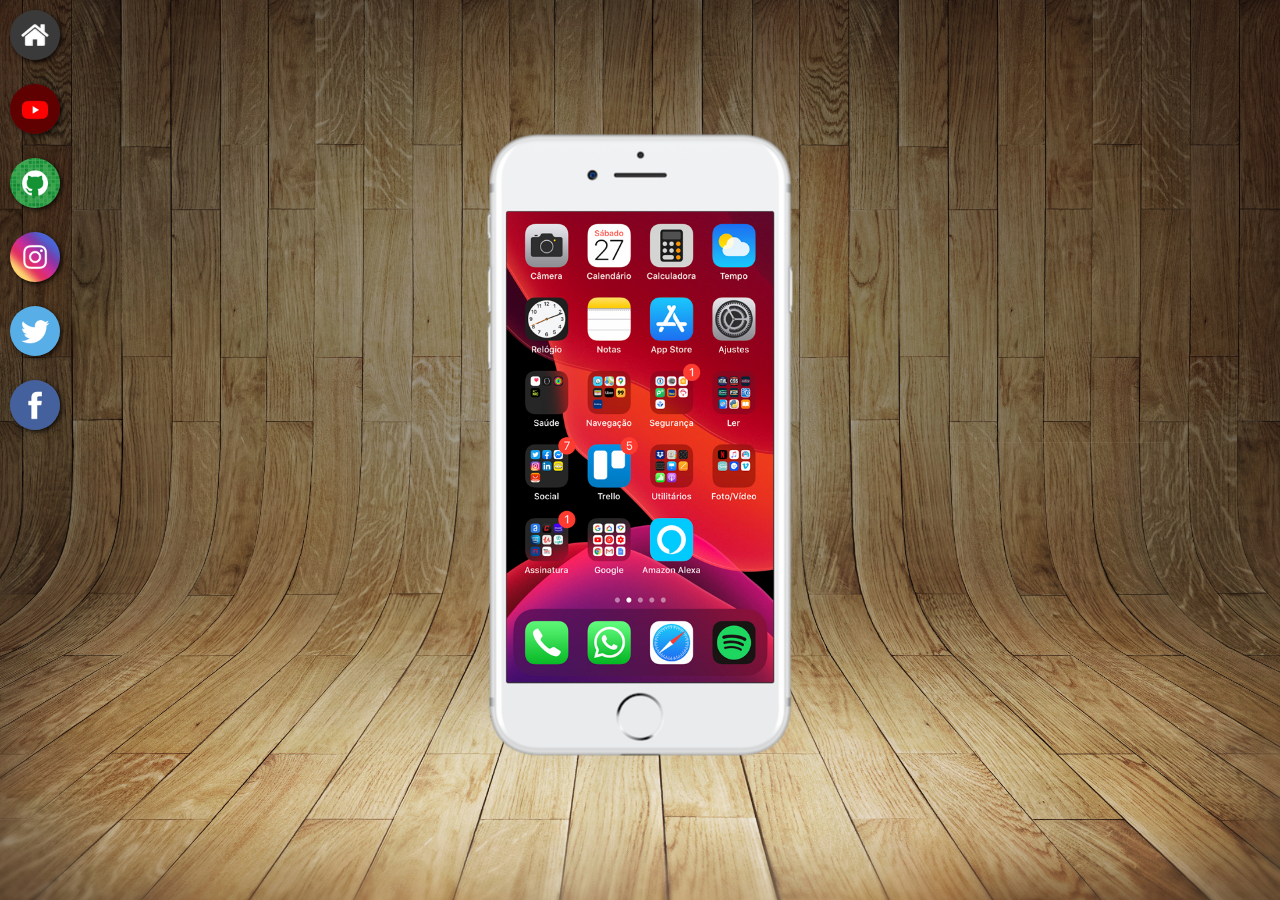
<file: index.html>
<!DOCTYPE html>
<html lang="pt-br">
<head>
    <meta charset="UTF-8">
    <meta name="viewport" content="width=device-width, initial-scale=1.0">
    <link rel="shortcut icon" href="._favicon.ico" type="image/x-icon">
    <link rel="stylesheet" href="estilos/style.css">
    <title>Projeto de redes sociais</title>
</head>
<body>
    <main>
        <section id="telefone">
            <iframe src="home.html" name="tela" id="tela" frameborder="0"></iframe>
        </section>
        <section id="redes-sociais">
           <a href="home.html" target="tela"><img src="imagens/logo-home.jpg" alt="Home"></a><br>
           <a href="youtube.html" target="tela"><img src="imagens/logo-youtube.jpg" alt="Youtube"></a><br>
           <a href="github.html" target="tela"><img src="imagens/logo-github.jpg" alt="GitHub"></a><br>
           <a href="instagram.html" target="tela"><img src="imagens/logo-instagram.jpg" alt="Instagram"></a><br>
           <a href="twitter.html" target="tela"><img src="imagens/logo-twitter.jpg" alt="Twitter"></a><br>
           <a href="facebook.html" target="tela"><img src="imagens/logo-facebook.jpg" alt="Facebook"></a><br>
        </section>
    </main>
</body>
</html>
</file>
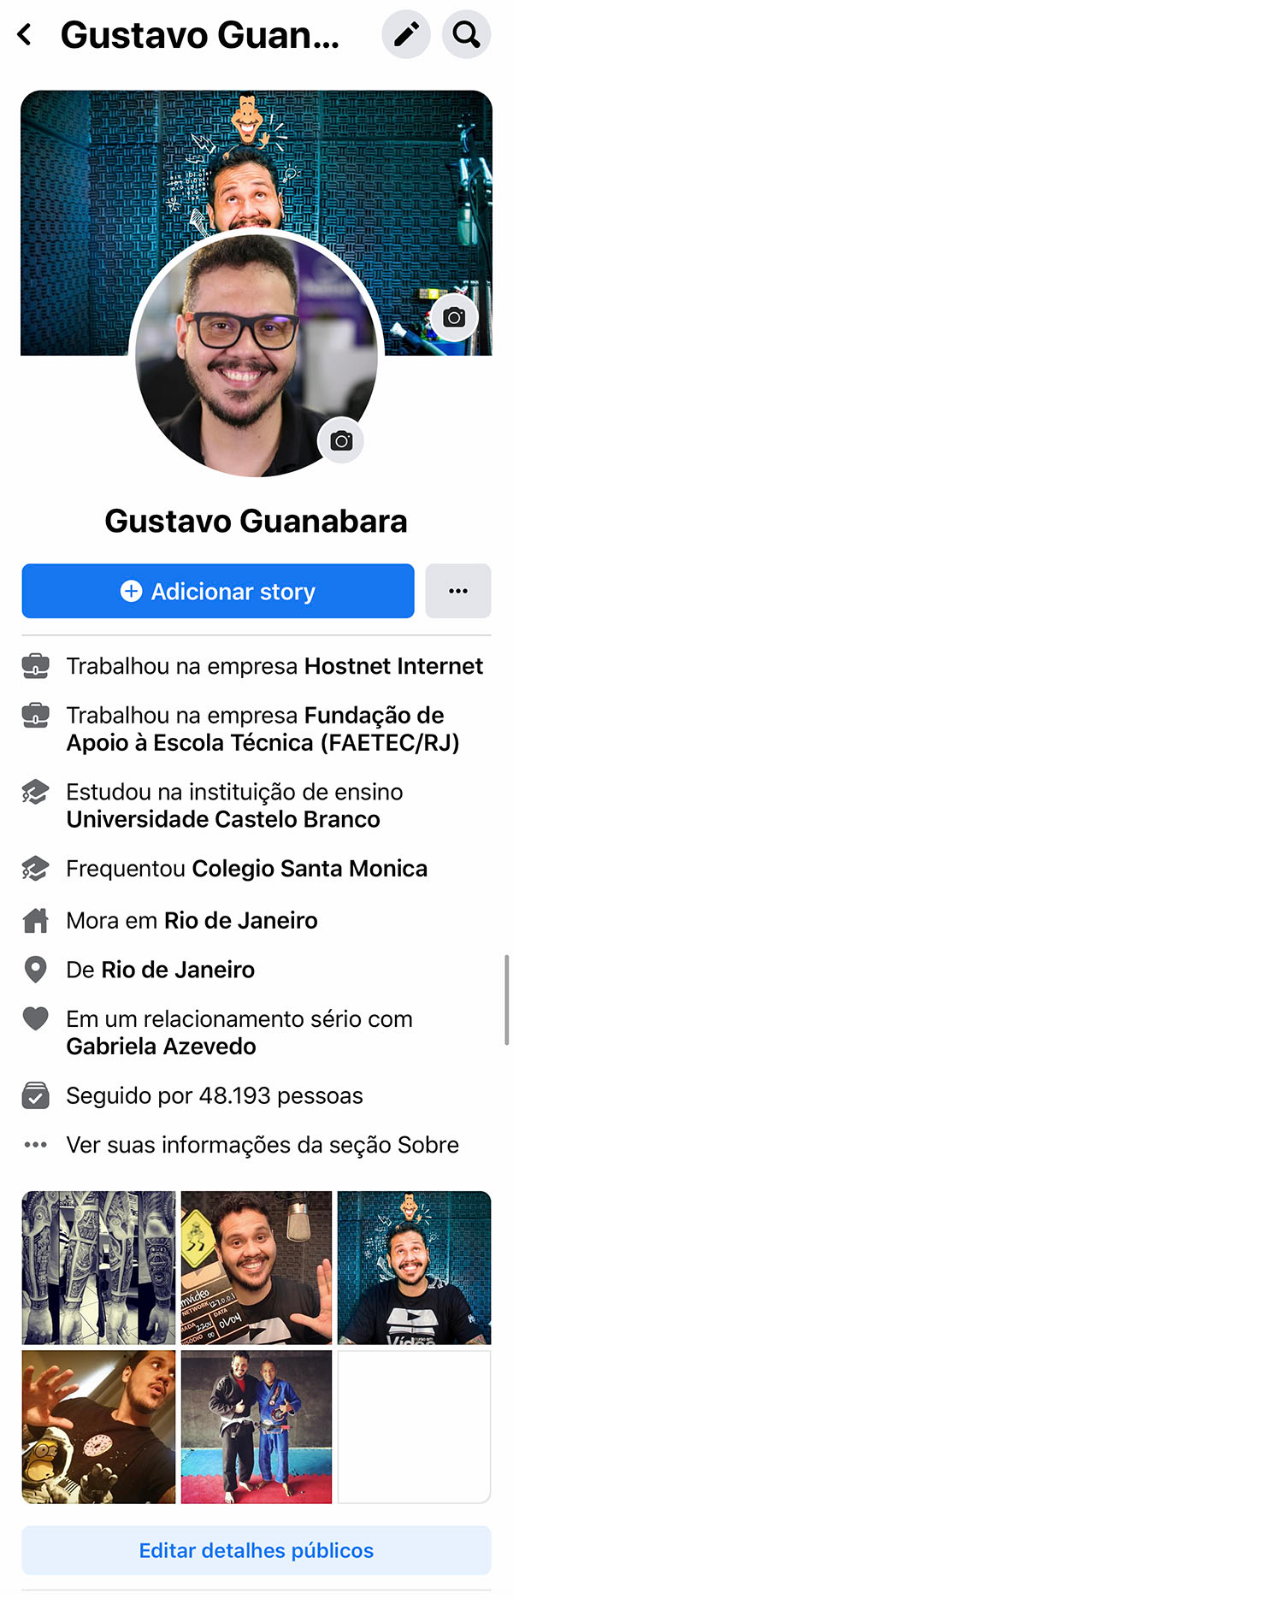
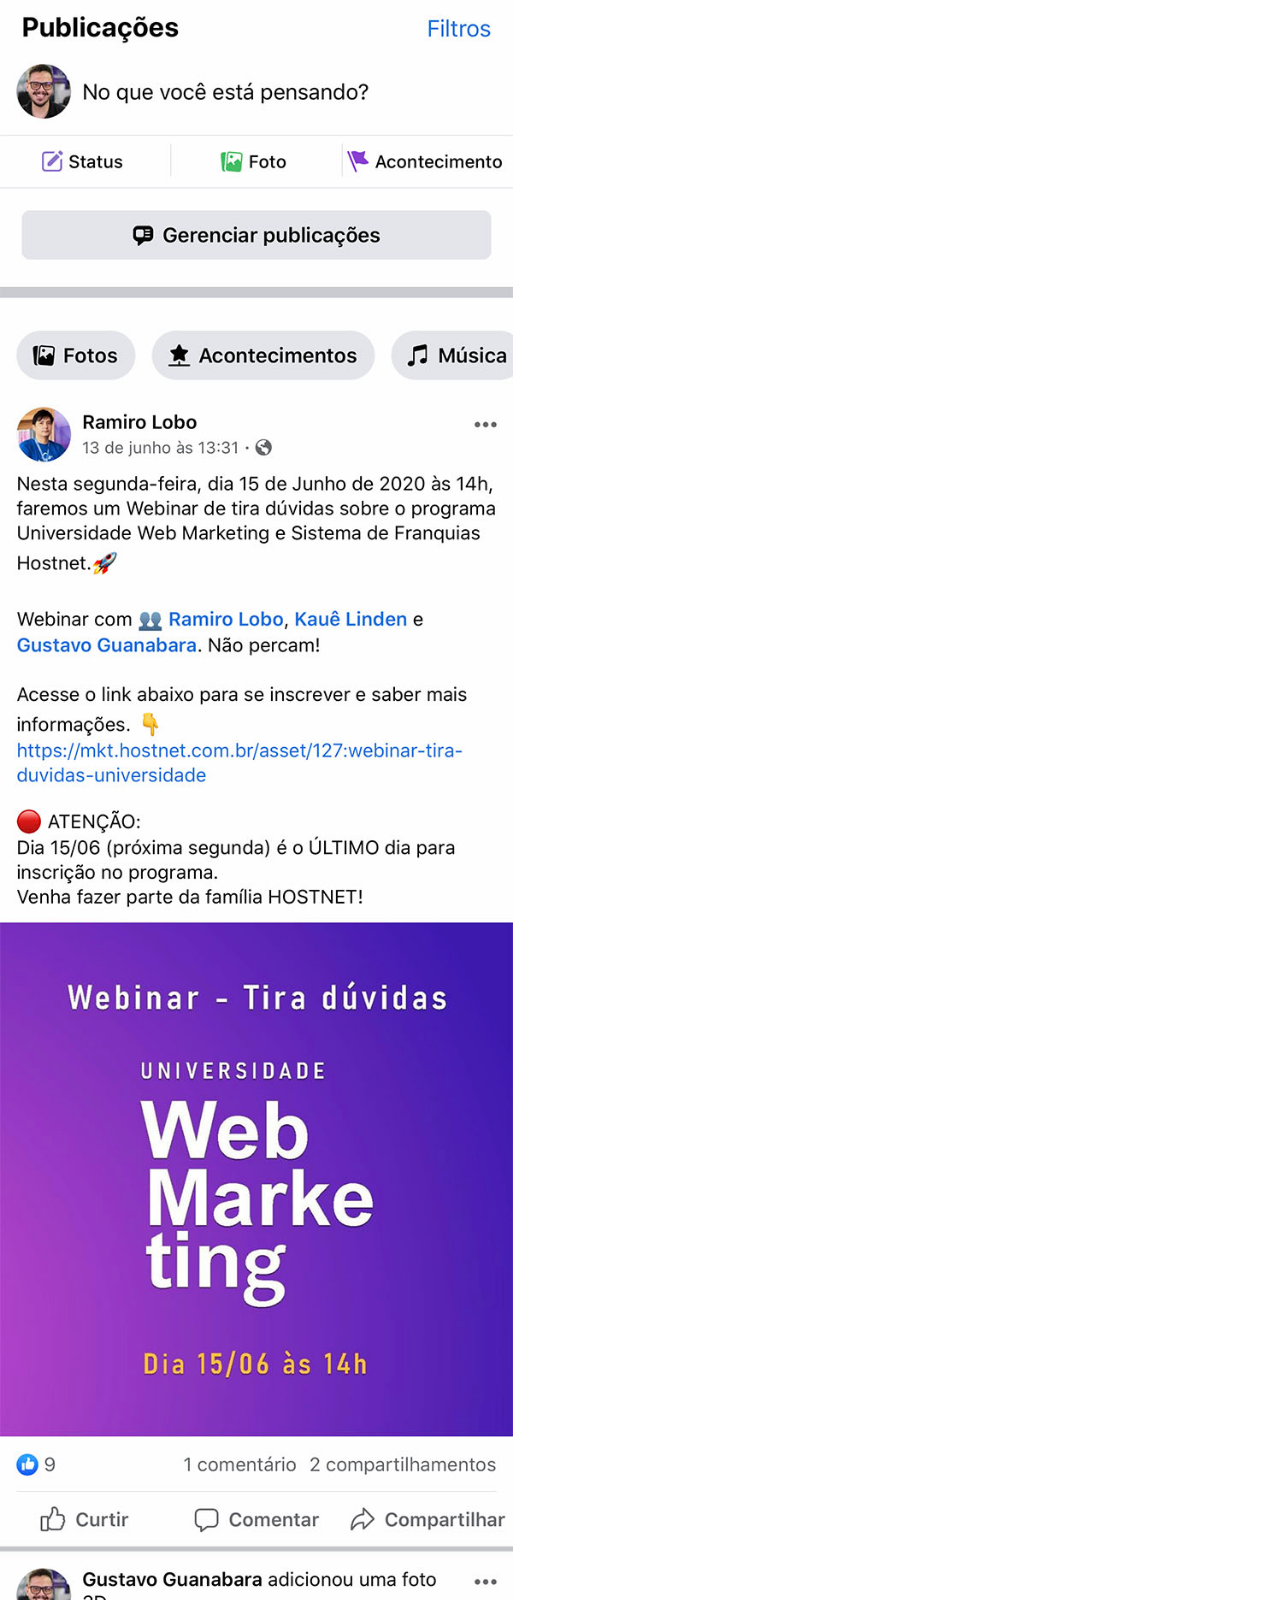
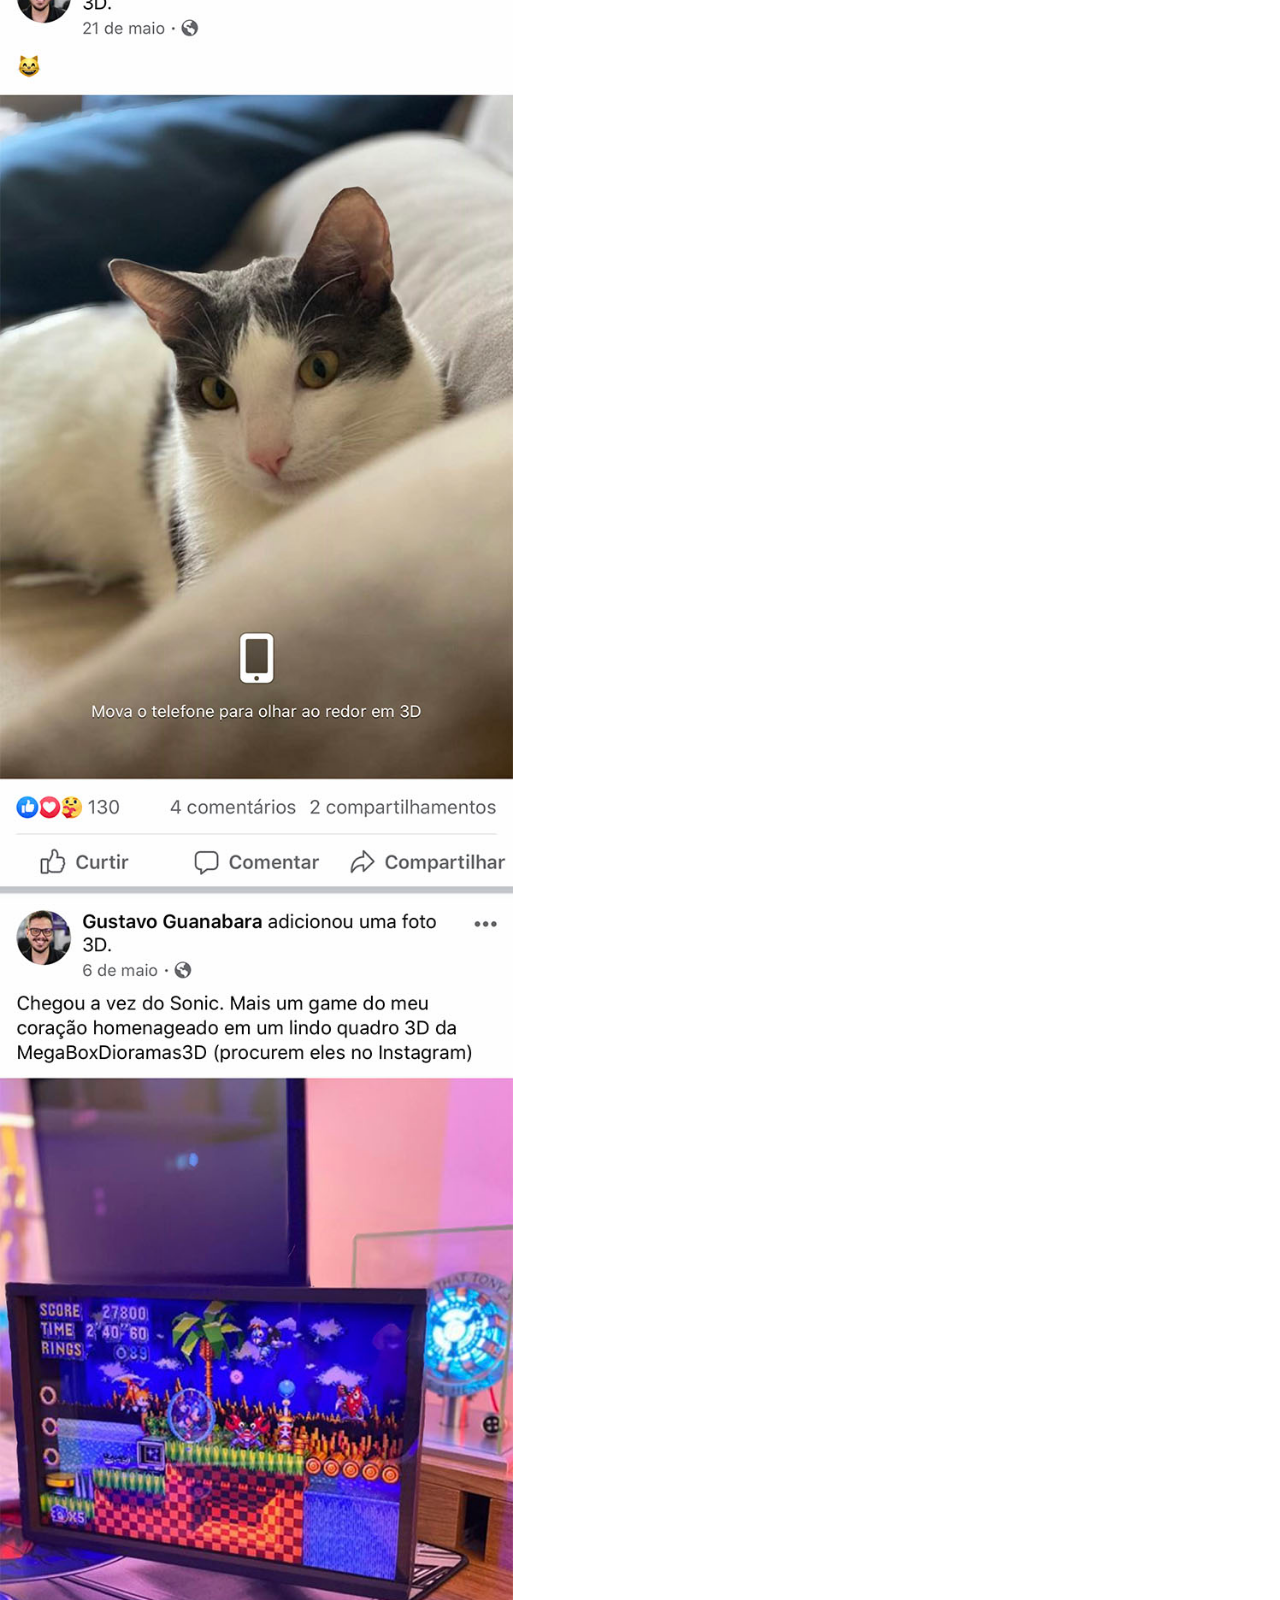
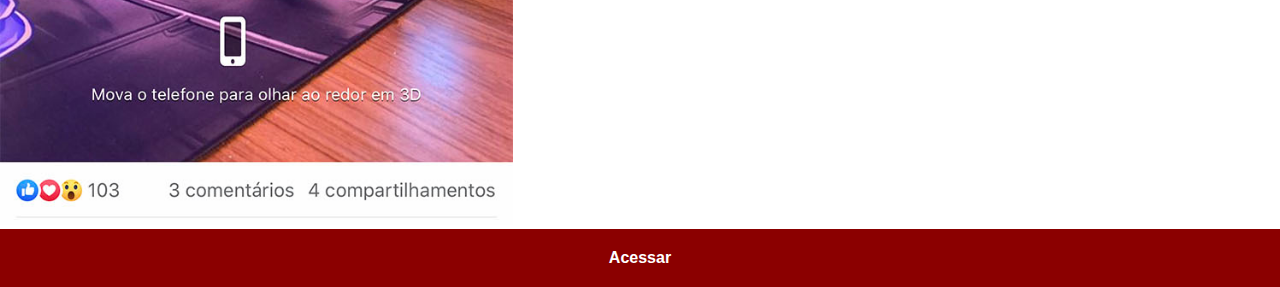
<file: facebook.html>
<!DOCTYPE html>
<html lang="pt-br">
<head>
    <meta charset="UTF-8">
    <meta name="viewport" content="width=device-width, initial-scale=1.0">
    <title>Facebook</title>
    <link rel="stylesheet" href="estilos/social.css">
    <style>
        img {
            width: 57vh;
        }
    </style>
</head>
<body>
    <img src="imagens/tela-facebook.jpg" alt="Facebook">
    <a href="https://www.facebook.com/gustavoguanabara/?locale=pt_BR" target="_blank">Acessar</a>
</body>
</html>
</file>
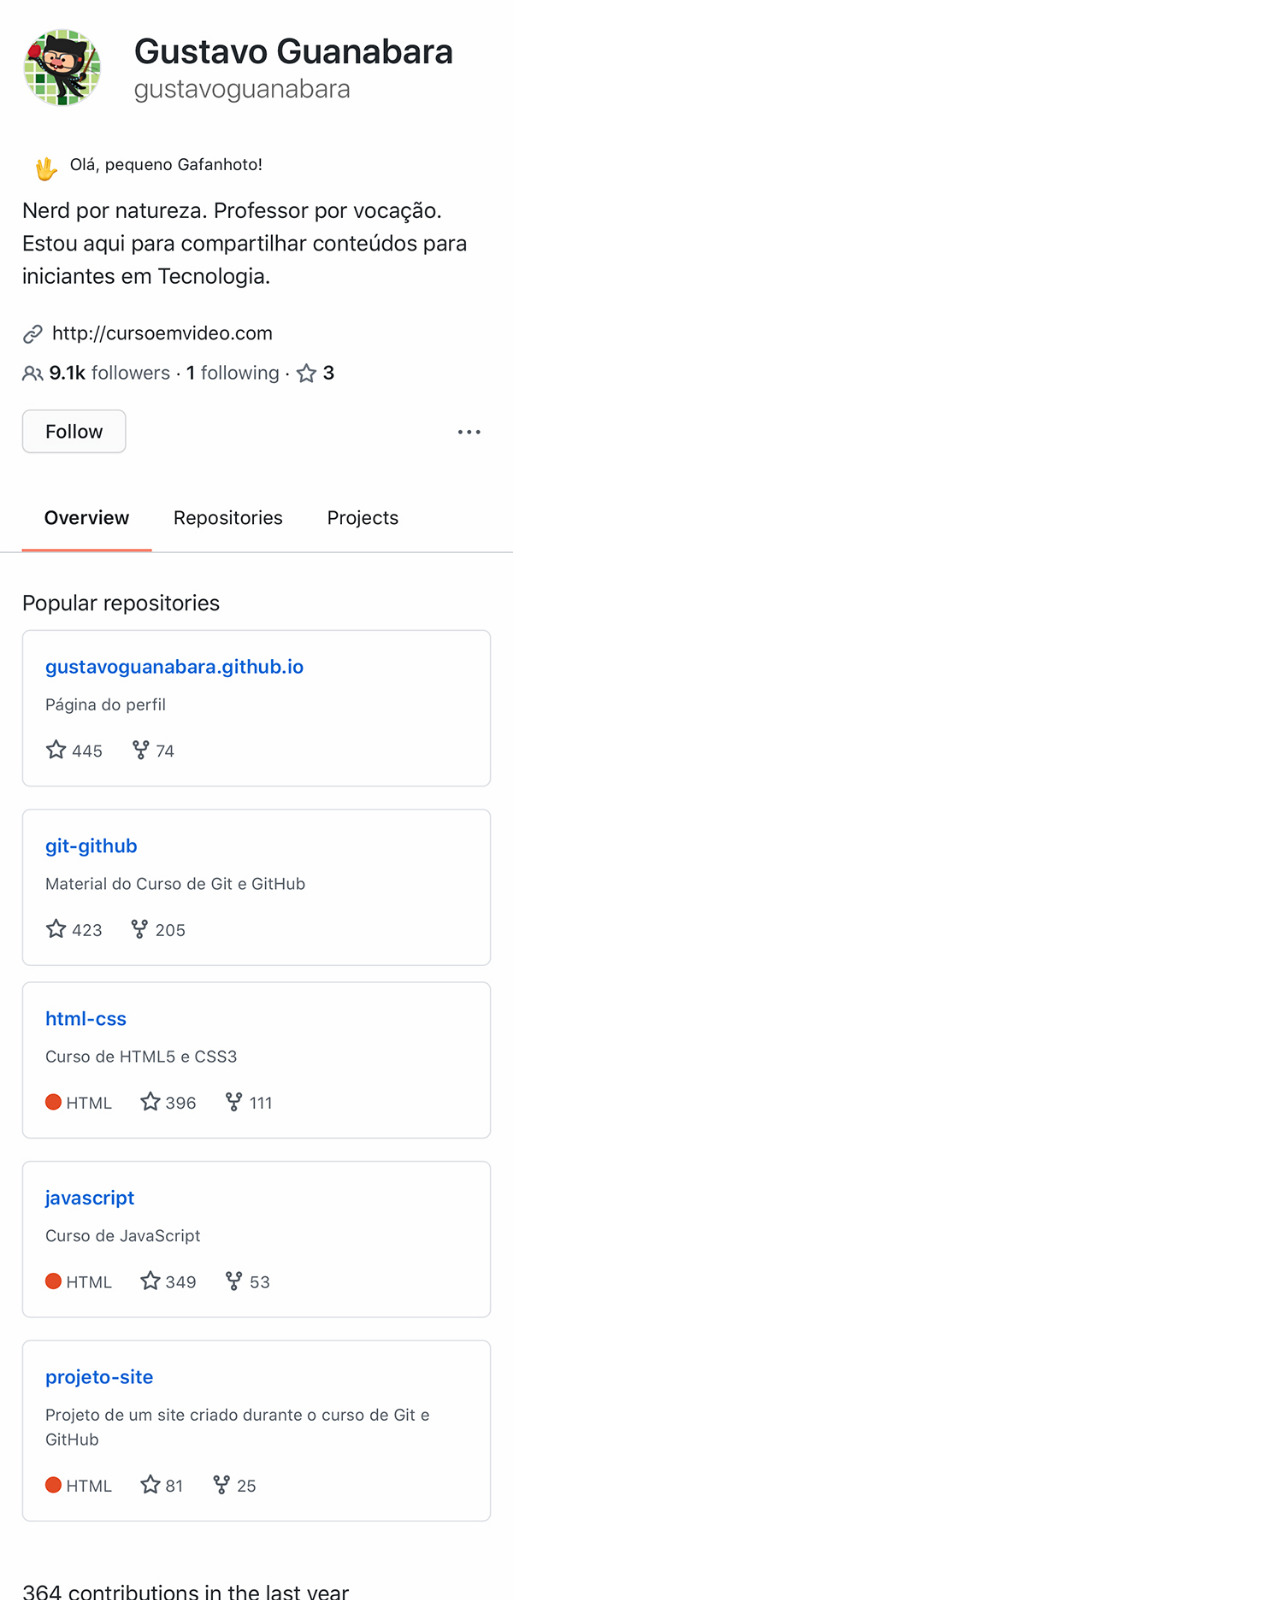
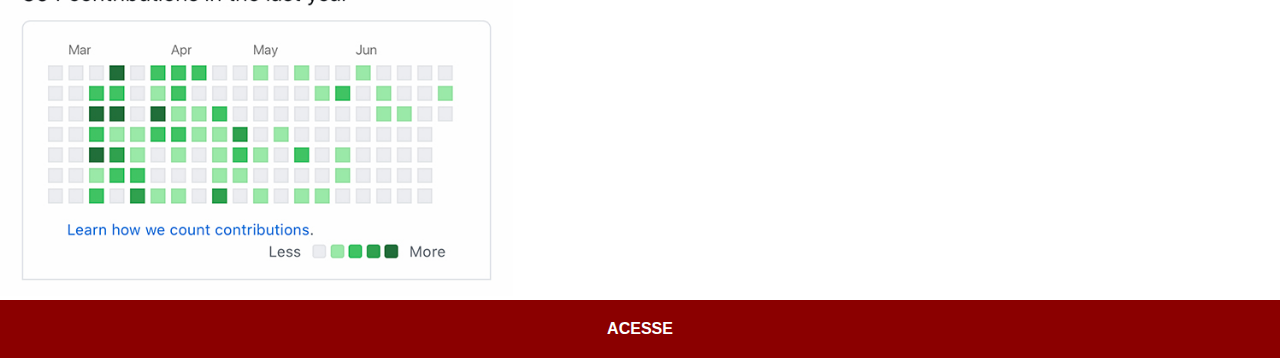
<file: github.html>
<!DOCTYPE html>
<html lang="pt-br">
<head>
    <meta charset="UTF-8">
    <meta name="viewport" content="width=device-width, initial-scale=1.0">
    <title>GitHub</title>
    <link rel="stylesheet" href="estilos/social.css">
    <style>
        img {
            width: 57vh;
        }
    </style>
</head>
<body>
    <img src="imagens/tela-github.jpg" alt="GitHub">
    <a href="https://github.com/gustavoguanabara" target="_blank">ACESSE</a>
</body>
</html>
</file>
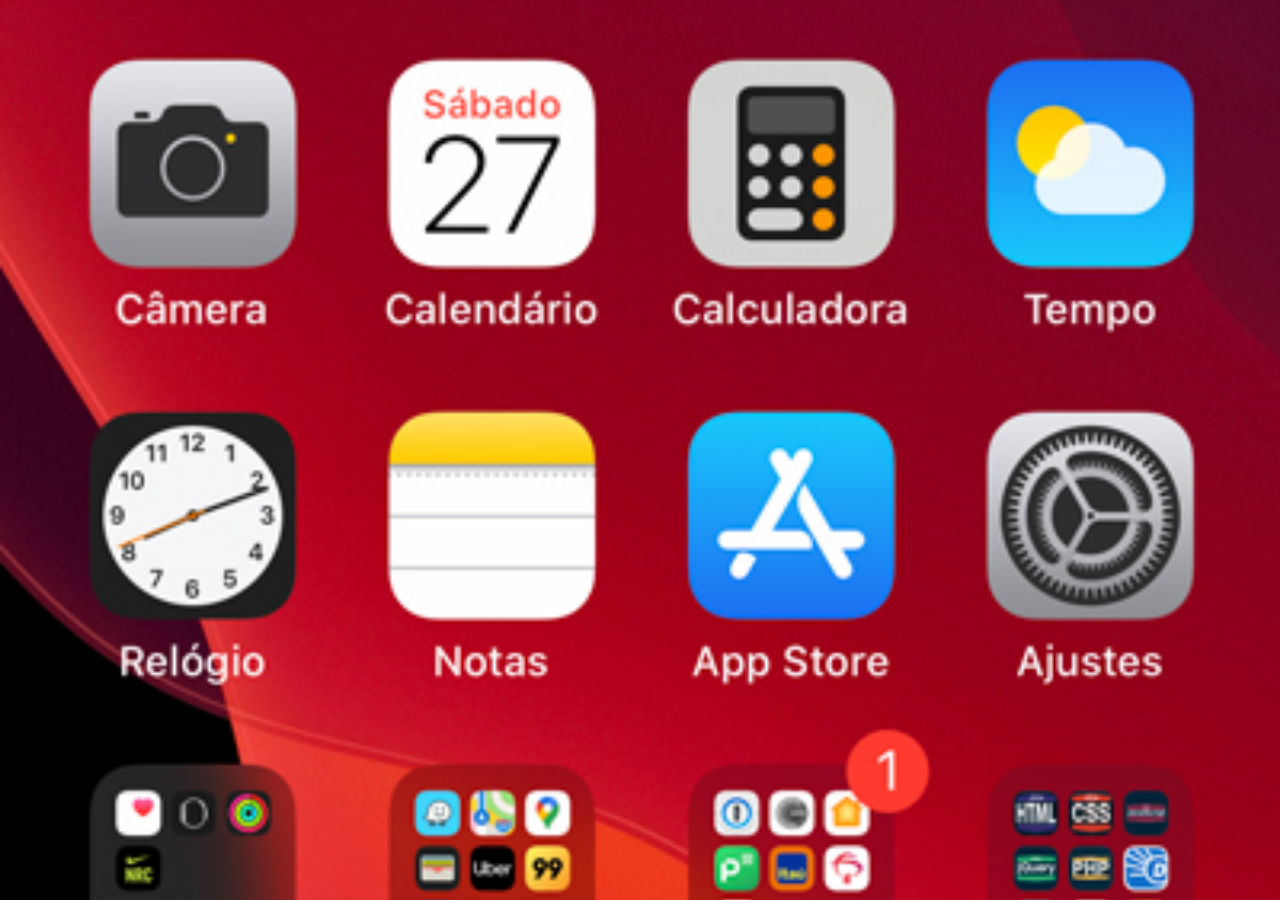
<file: home.html>
<!DOCTYPE html>
<html lang="pt-br">
<head>
    <meta charset="UTF-8">
    <meta name="viewport" content="width=device-width, initial-scale=1.0">
    <title>Home</title>
</head>
<style>
    * {
        margin: 0px;
        padding: 0px;
    }

    body {
        height: 90vh;
        width: 53vh;
        background: black url('imagens/tela-home.jpg') no-repeat top center;
        background-size: cover;
    }
</style>
<body>
    
</body>
</html>
</file>
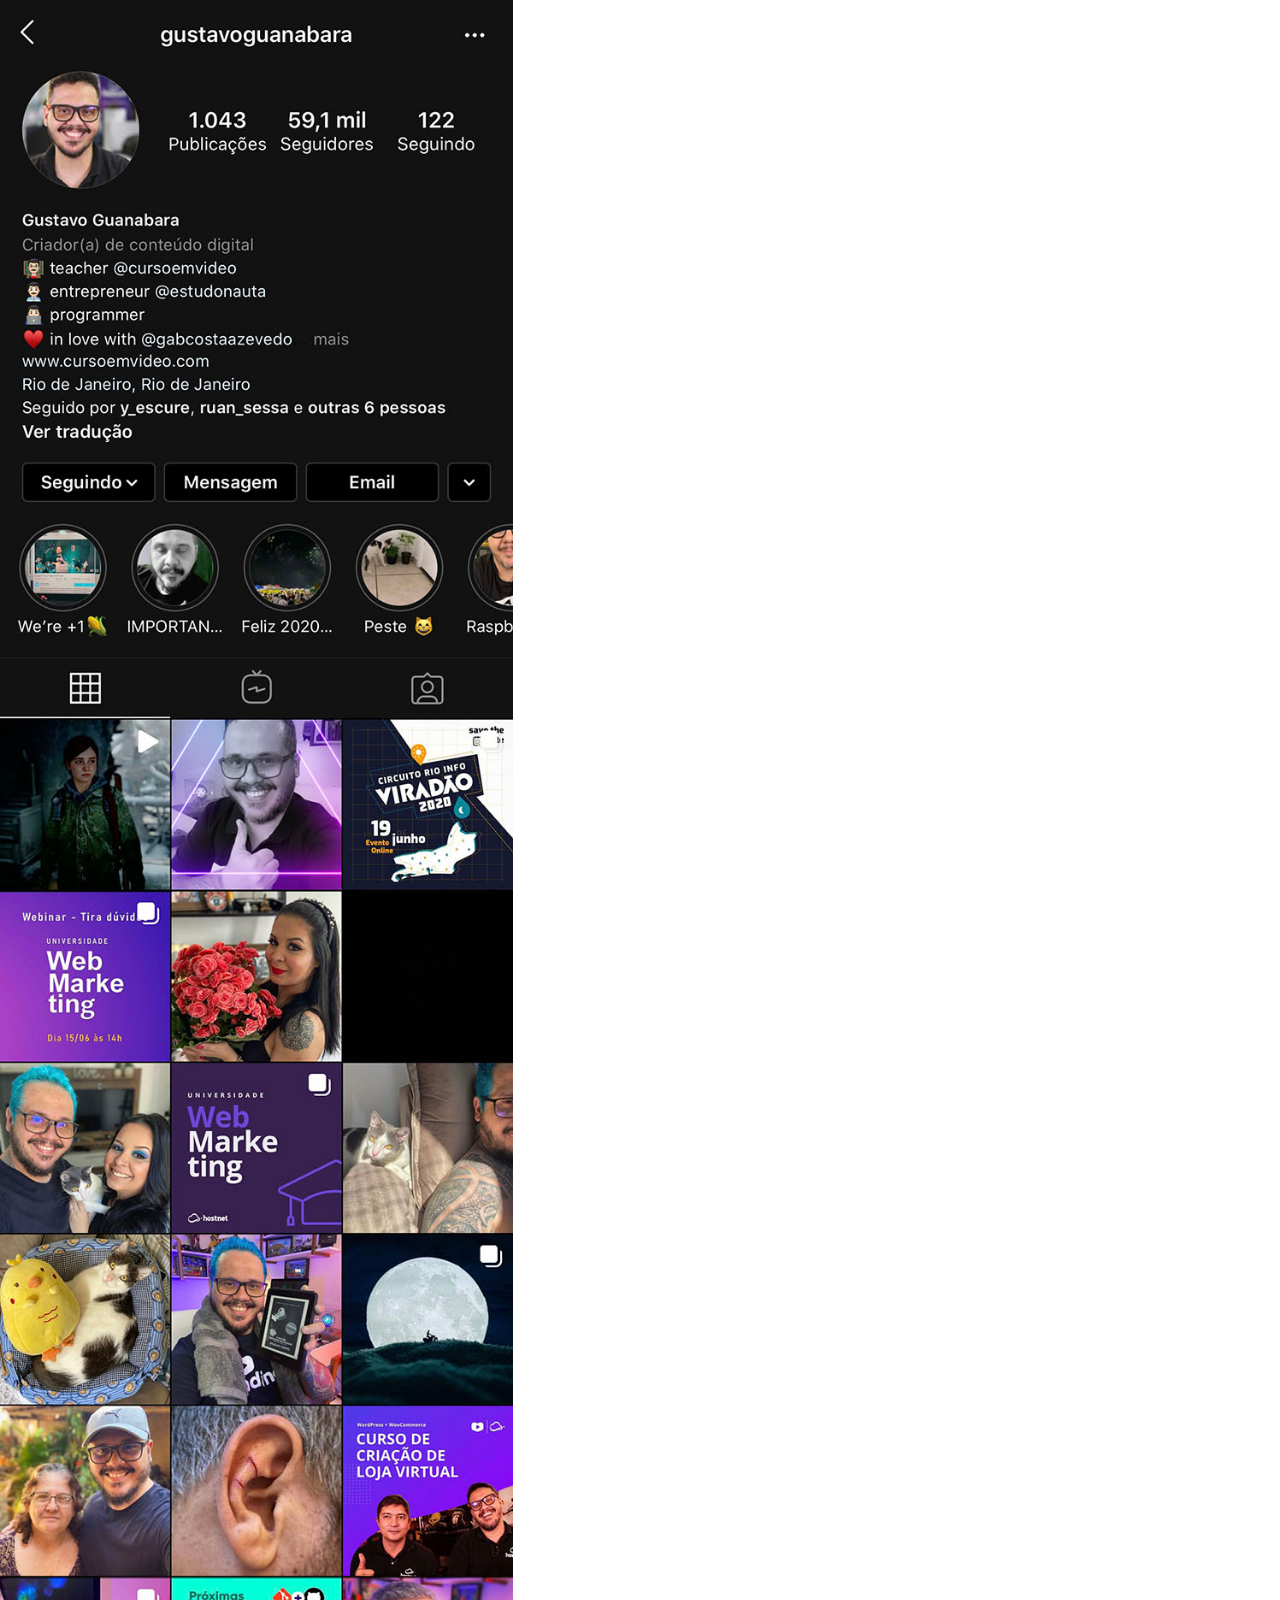
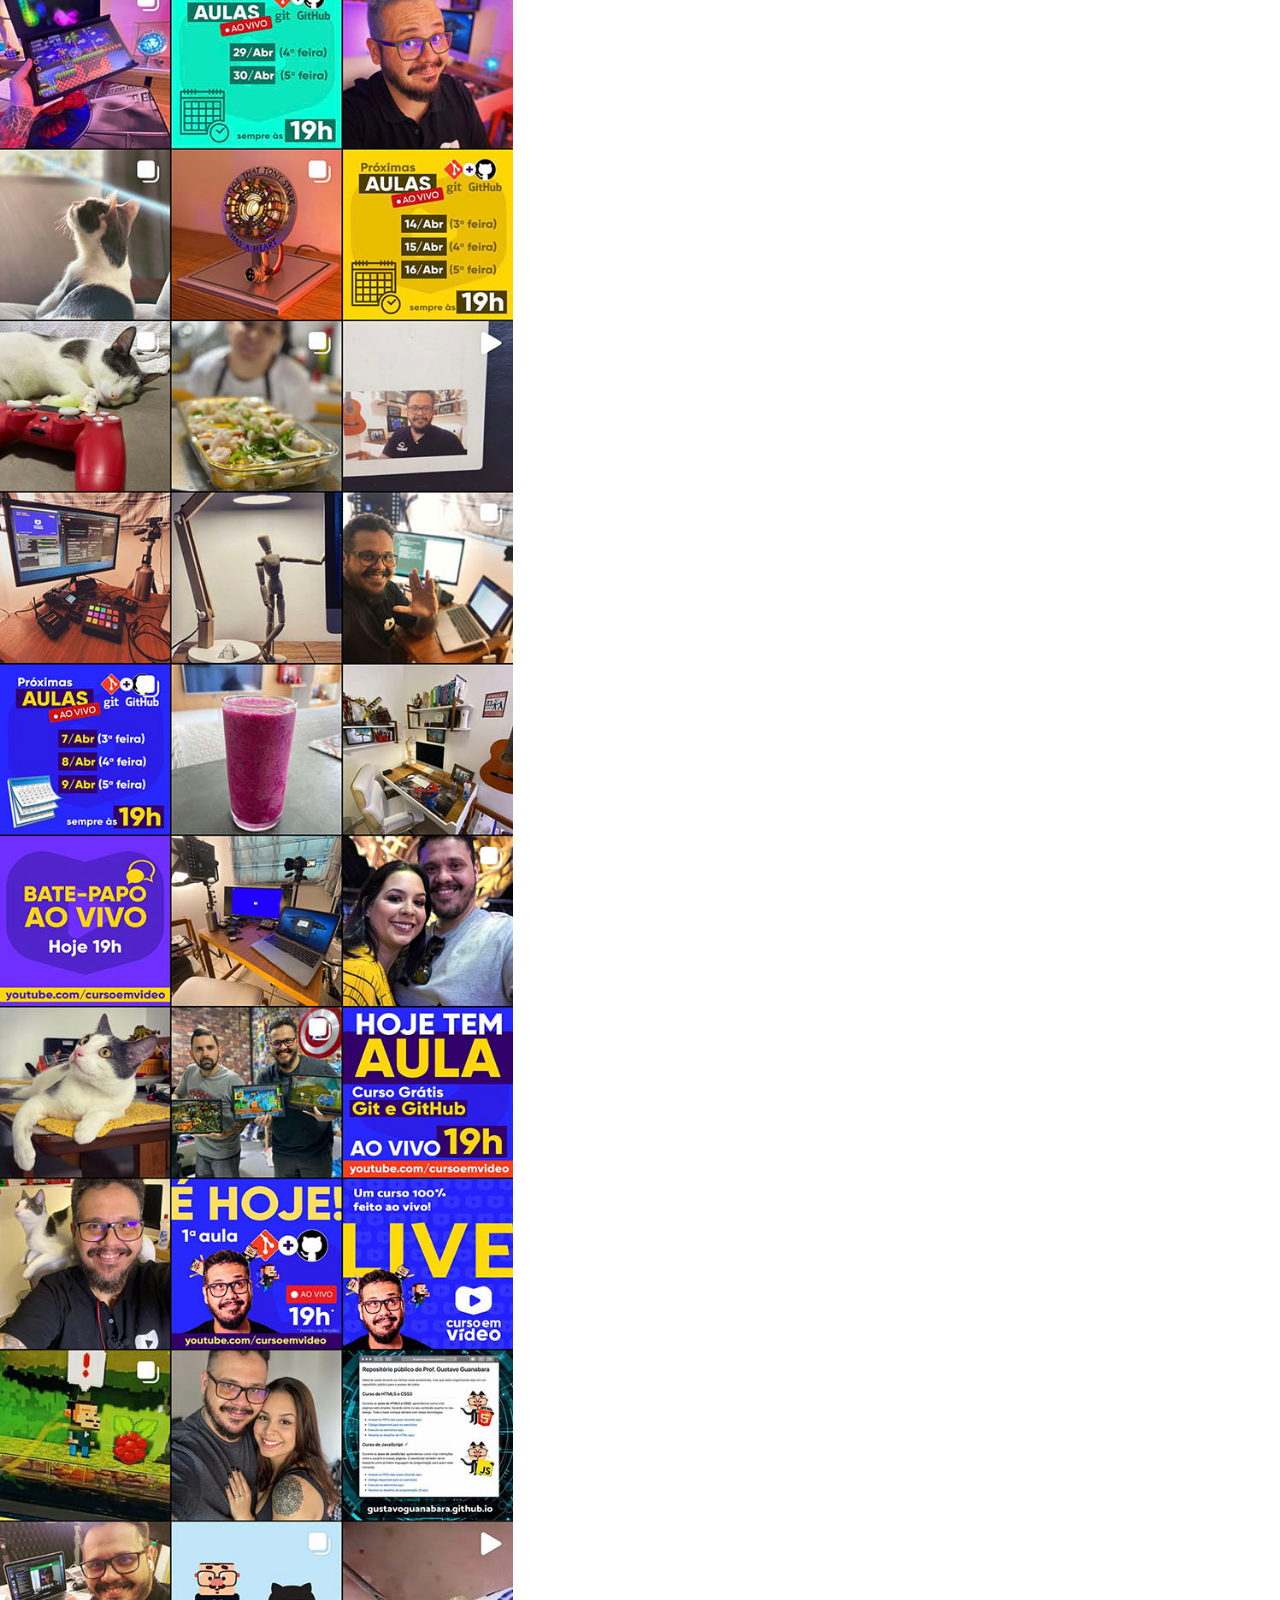
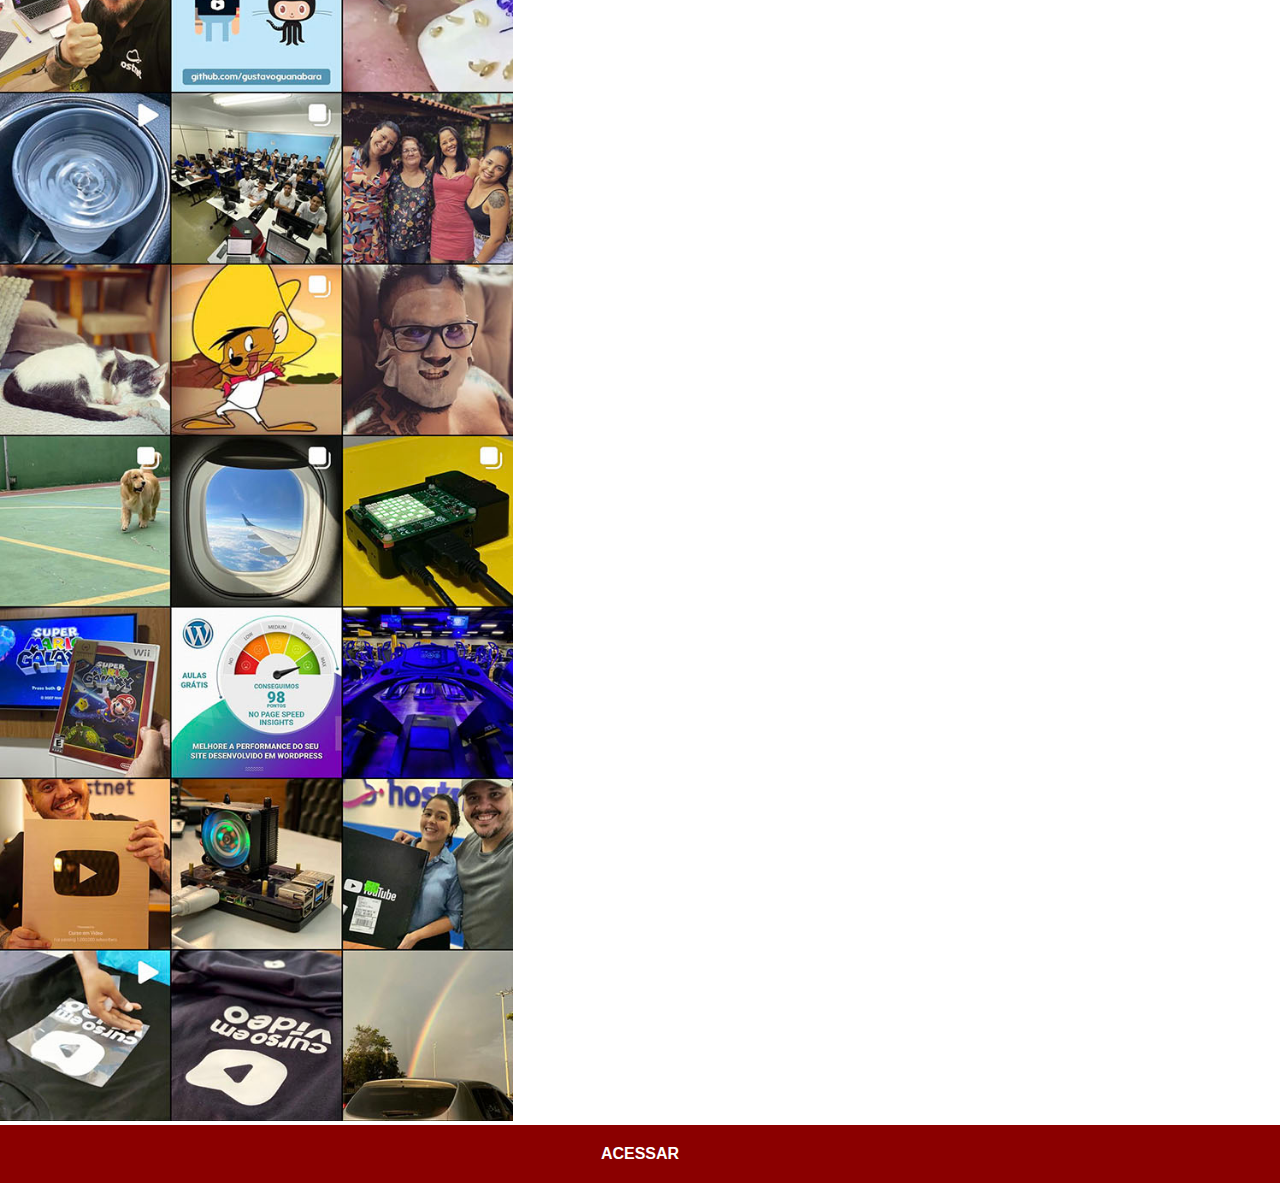
<file: instagram.html>
<!DOCTYPE html>
<html lang="pt-br">
<head>
    <meta charset="UTF-8">
    <meta name="viewport" content="width=device-width, initial-scale=1.0">
    <title>Instagram</title>
    <link rel="stylesheet" href="estilos/social.css">
    <style>
        img {
            width: 57vh;
        }
    </style>
</head>
<body>
    <img src="imagens/tela-instagram.jpg" alt="Instagram">
    <a href="https://www.instagram.com/gustavoguanabara/" target="_blank">ACESSAR</a>
</body>
</html>
</file>
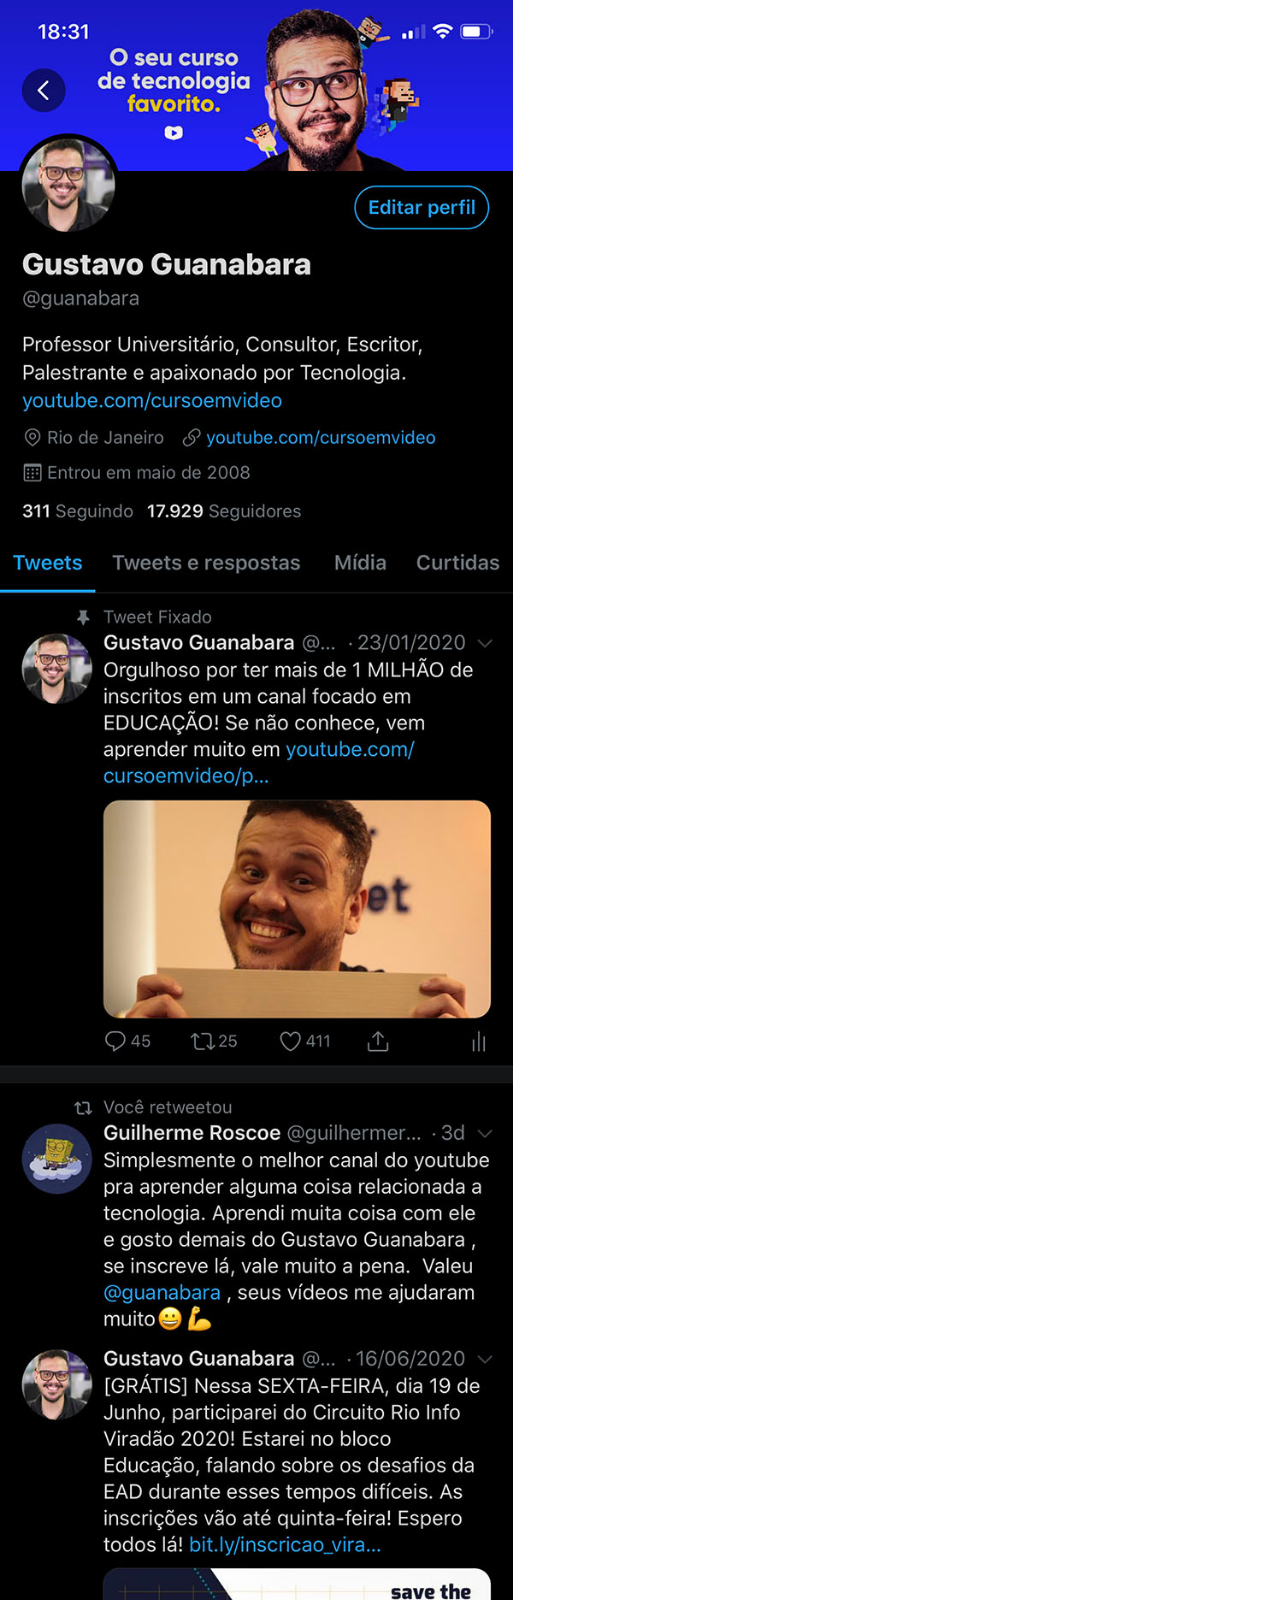
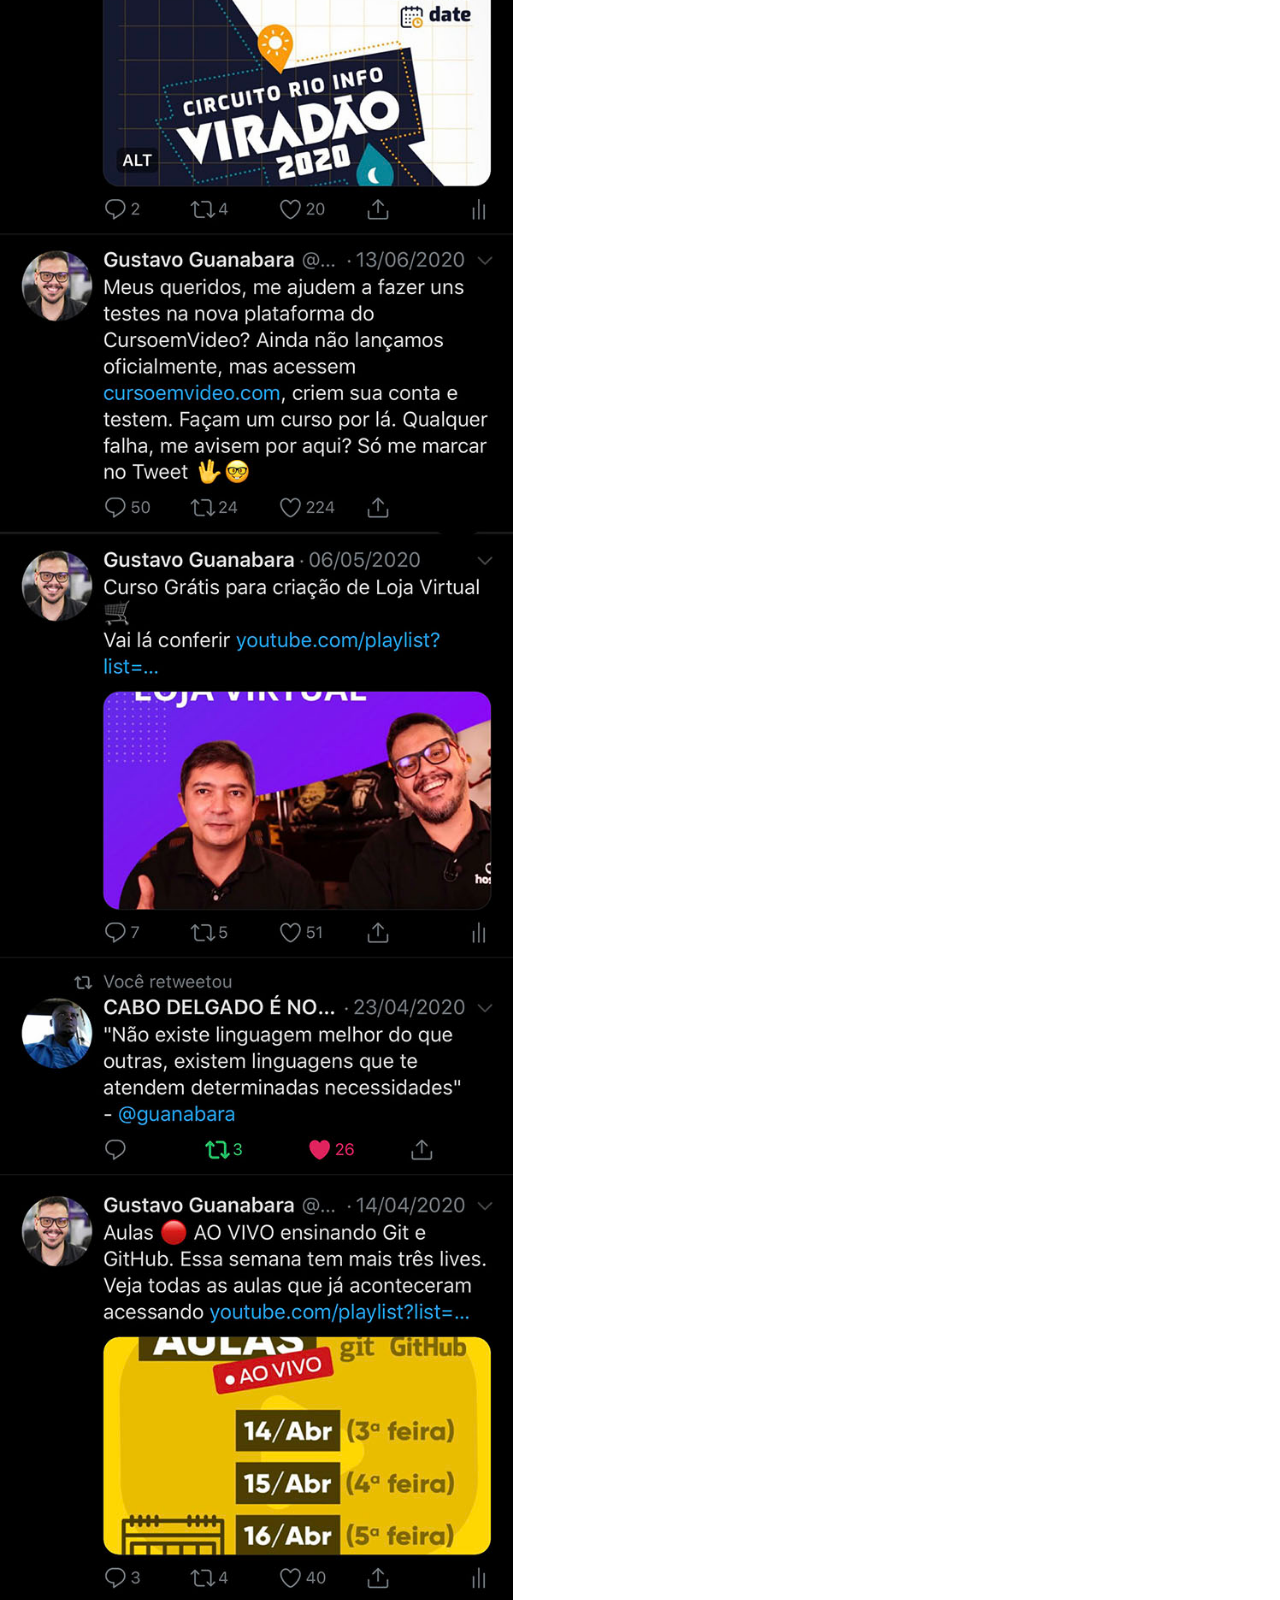
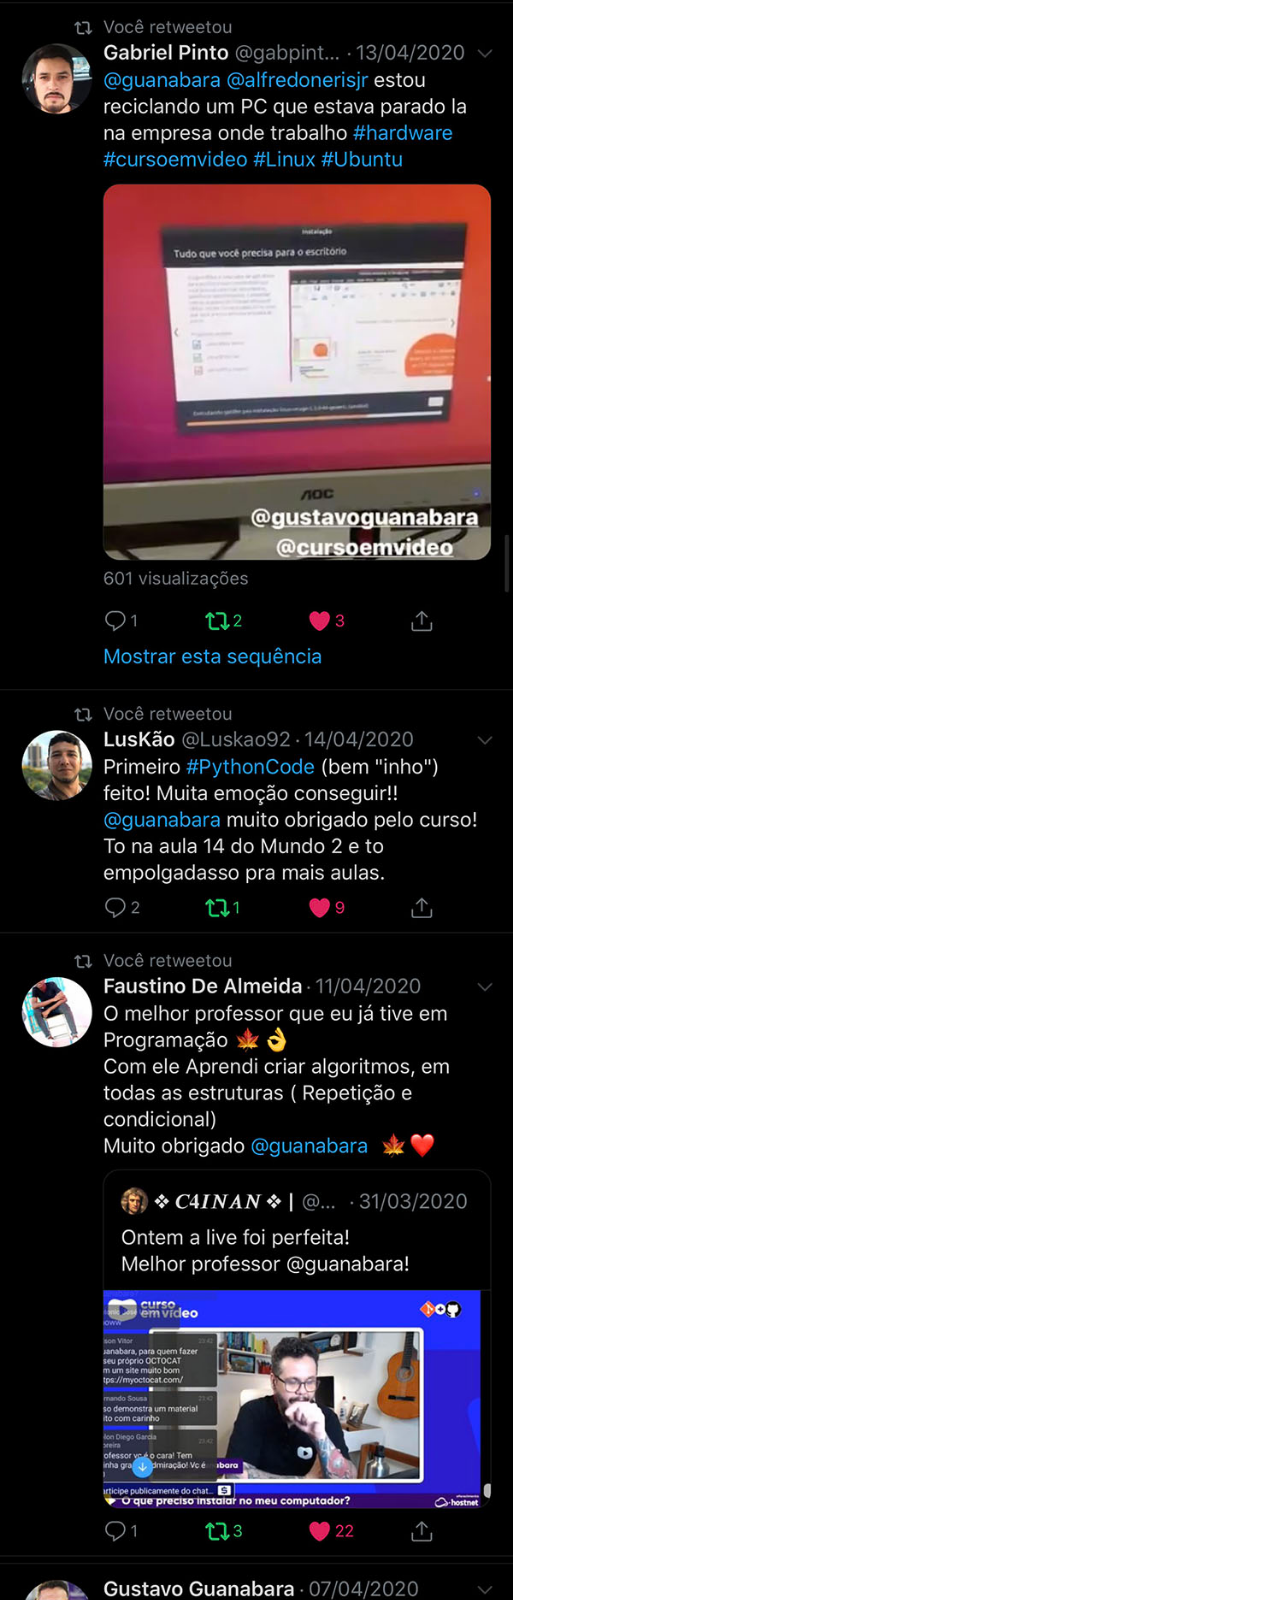
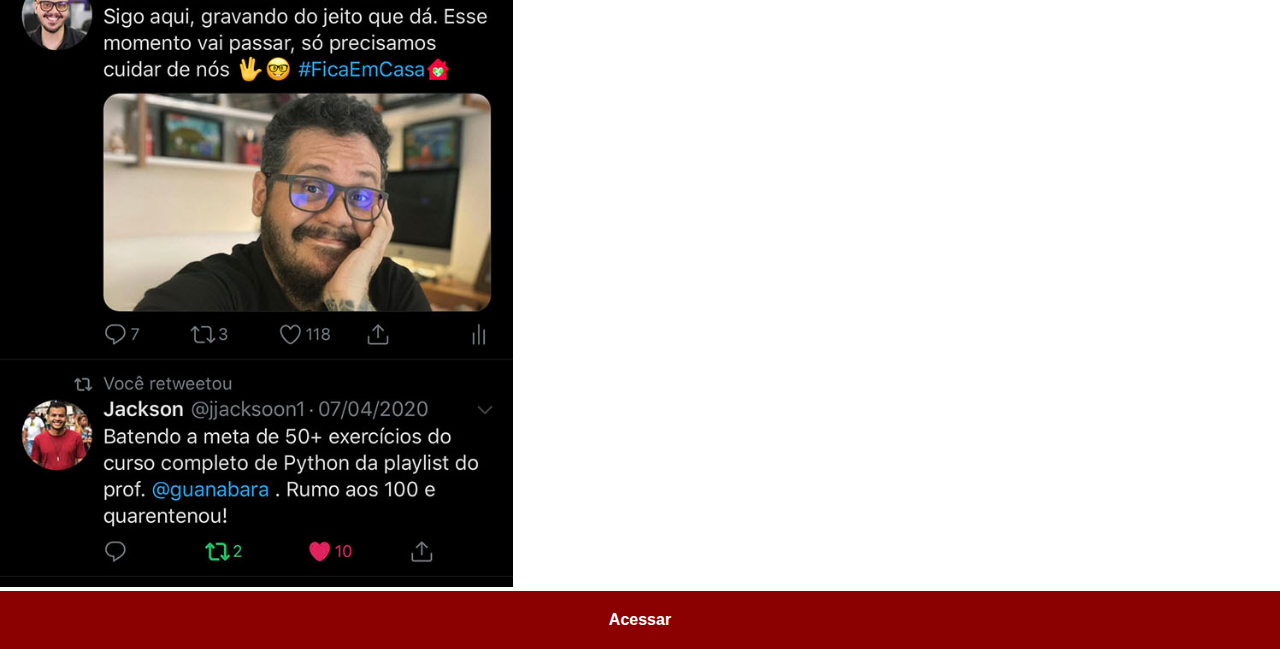
<file: twitter.html>
<!DOCTYPE html>
<html lang="pt-br">
<head>
    <meta charset="UTF-8">
    <meta name="viewport" content="width=device-width, initial-scale=1.0">
    <title>Twitter</title>
    <link rel="stylesheet" href="estilos/social.css">
    <style>
        img {
            width: 57vh;
        }
    </style>
</head>
<body>
    <img src="imagens/tela-twitter.jpg" alt="">
    <a href="https://twitter.com/i/flow/login?redirect_after_login=%2Fguanabara%3Fref_src%3Dtwsrc%255Egoogle%257Ctwcamp%255Eserp%257Ctwgr%255Eauthor" target="_blank">Acessar</a>
</body>
</html>
</file>
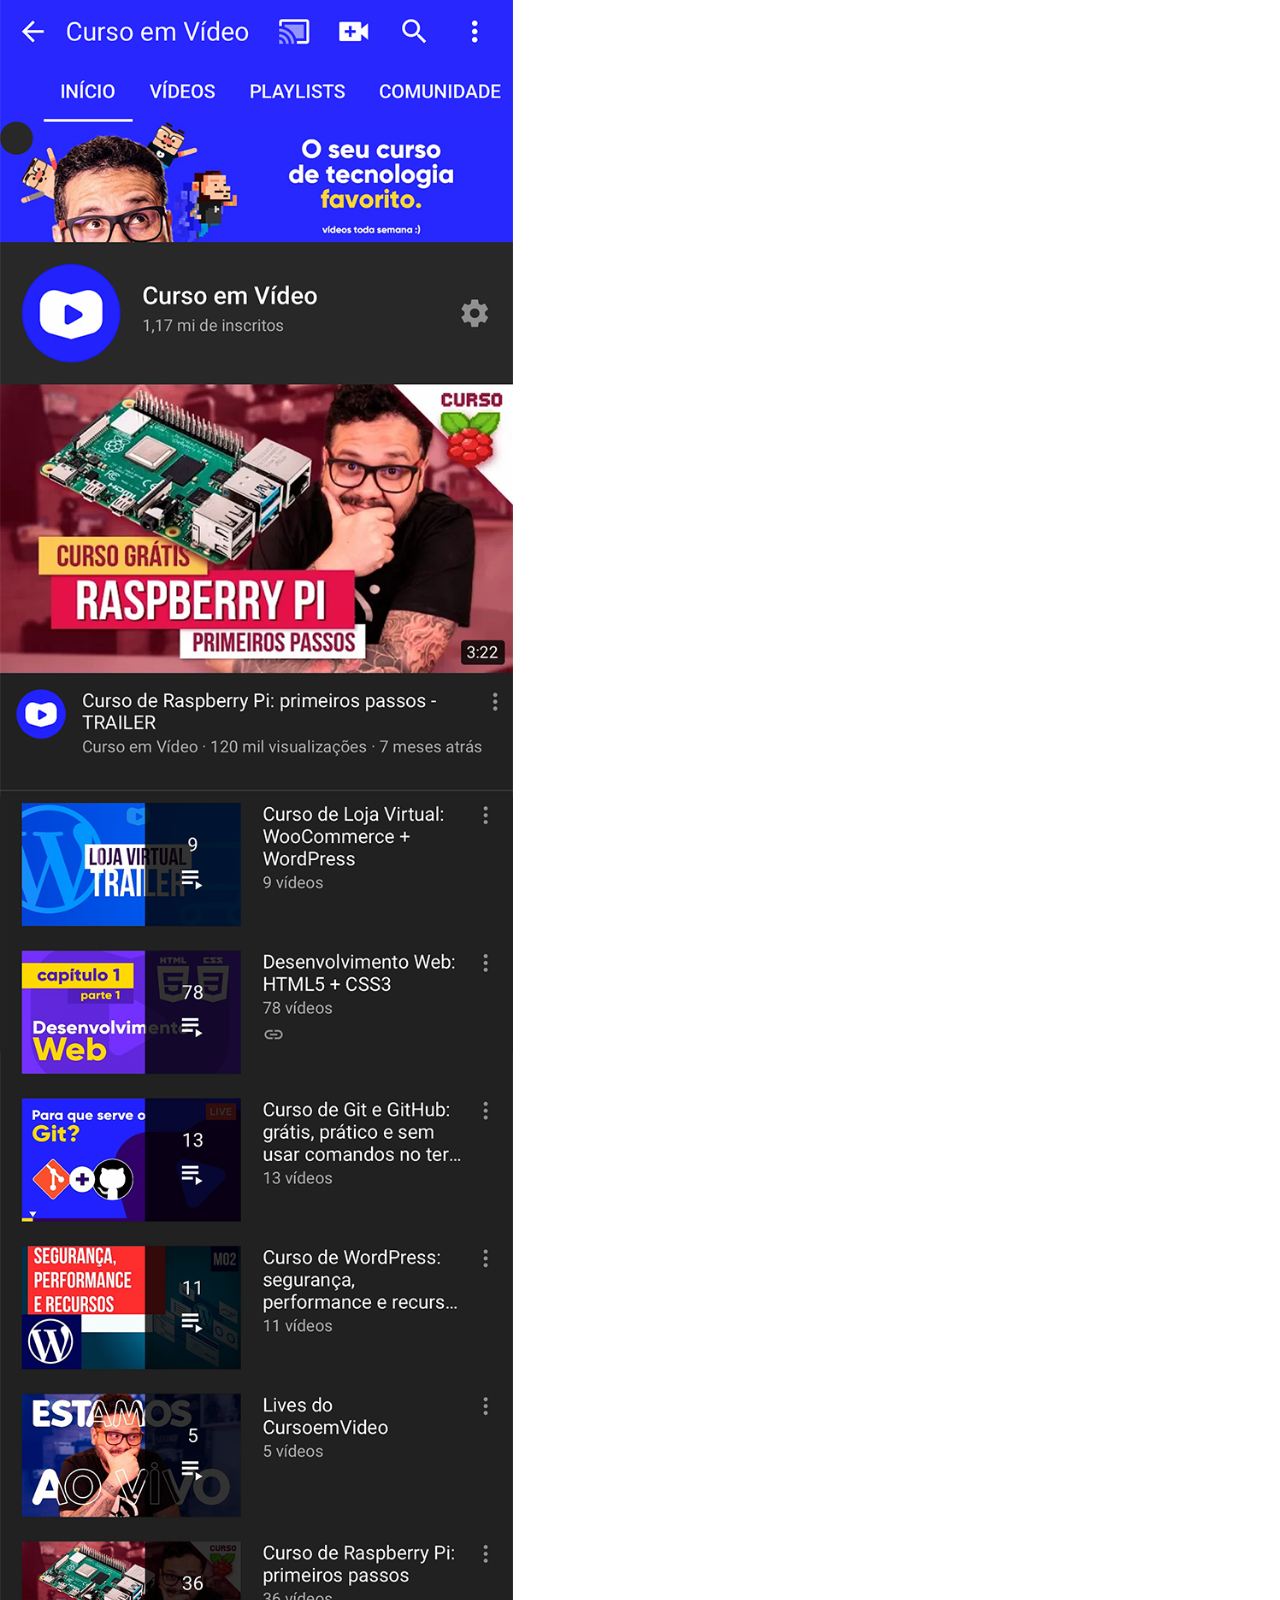
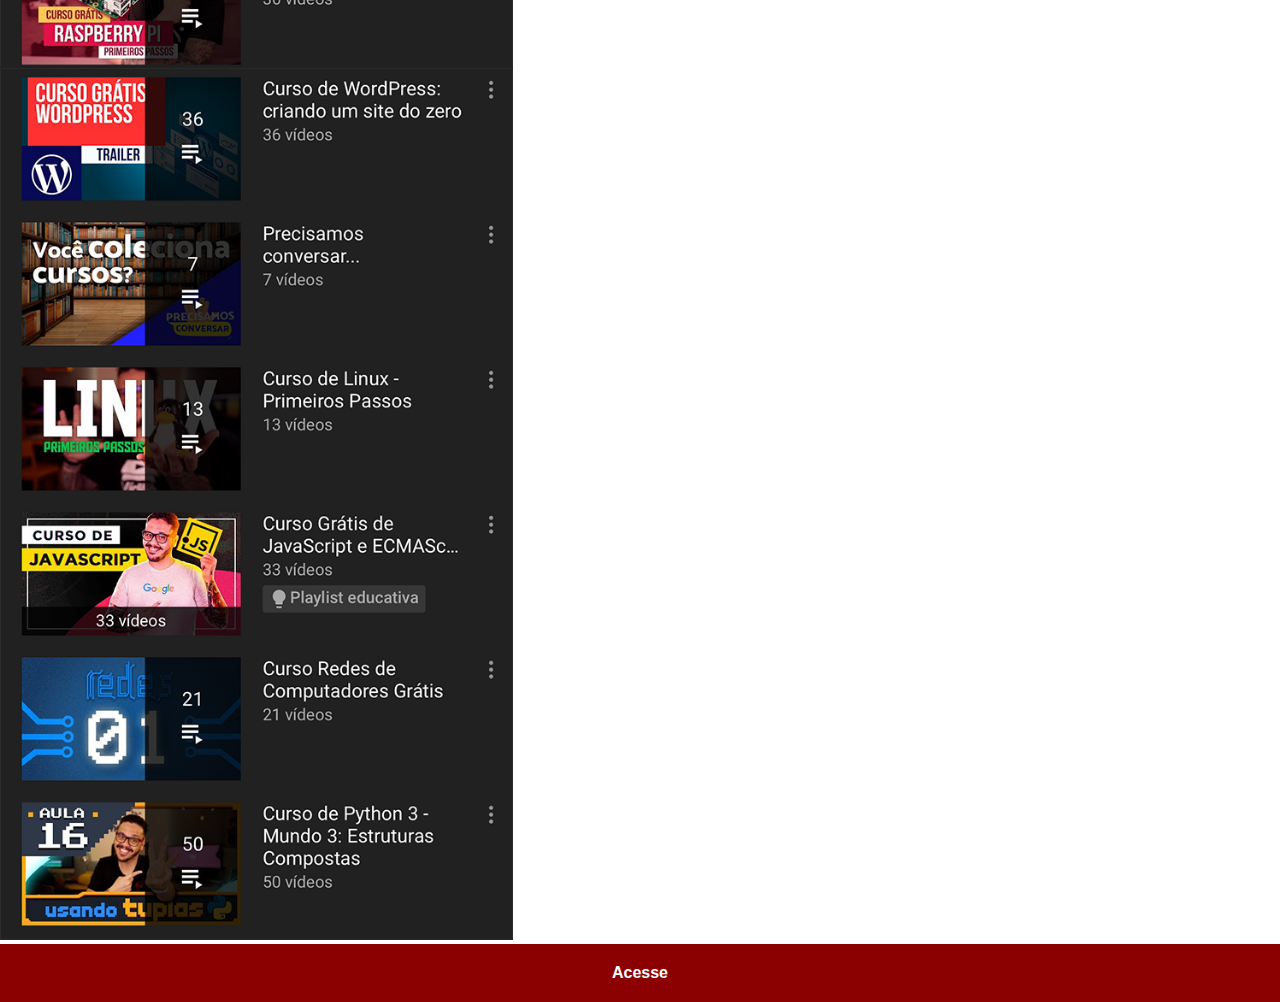
<file: youtube.html>
<!DOCTYPE html>
<html lang="pt-br">
<head>
    <meta charset="UTF-8">
    <meta name="viewport" content="width=device-width, initial-scale=1.0">
    <title>Youtube</title>
    <link rel="stylesheet" href="estilos/social.css">
    <style>
        img {
            width: 57vh;
        }
    </style>
    
</head>
<body>
    <img src="imagens/tela-youtube.png" alt="Youtube">
    <a href="https://www.youtube.com/@CursoemVideo/playlists" target="_blank">Acesse</a>
</body>
</html>
</file>
<file: estilos/style.css>
@charset "UTF-8";

* {
    margin: 0px;
    padding: 0px;
    font-family: Arial, Helvetica, sans-serif;
}

html, body {
   
}

body {
    background: url('../imagens/fundo-madeira.jpg') no-repeat top center;
    background-size: cover;
    background-attachment: fixed;
   
 
}

main {
    position: relative;
    height: 95vh;
   }

section#telefone {
    position: absolute;
    top: 52%;
    left: 50%;
    transform: translate(-50%, -50%);
    height: 627px;
    width: 311px;
    background: url('../imagens/frame-iphone.png') no-repeat;
    background-repeat: no-repeat;
}

iframe#tela {
    position: relative;
    top: 80px;
    left: 22px;
    width: 267px;
    height: 471px;
}

section#redes-sociais {
    text-align: left;
}

section#redes-sociais img {
    width: 50px;
    margin: 10px;
    border-radius: 50%;
    box-shadow: 2px 2px 5px rgba(0, 0, 0, 0.767);
    box-sizing: border-box;
}

section#redes-sociais img:hover {
    border: 2px solid white;
    transform: translate(-3px, -3px);
    box-shadow: 5px 10px 10px black;
    transition: transform .2s;
}
</file>
<file: estilos/social.css>
@charset "UTF-8";


        * {
           margin: 0px;
           padding: 0px;
           font-family: Arial, Helvetica, sans-serif;
        }
        
        ::-webkit-scrollbar {
         width: 0px;
         height: 0px;
        }
        
        img {
             width: 100vh;
        }
        a {
           display: block;
           background-color: darkred;
           color: white;
           padding: 20px;
           text-align: center;
           font-weight: bolder;
           text-decoration: none;
        }

        a:hover {
            background-color: red;
        }
</file>
